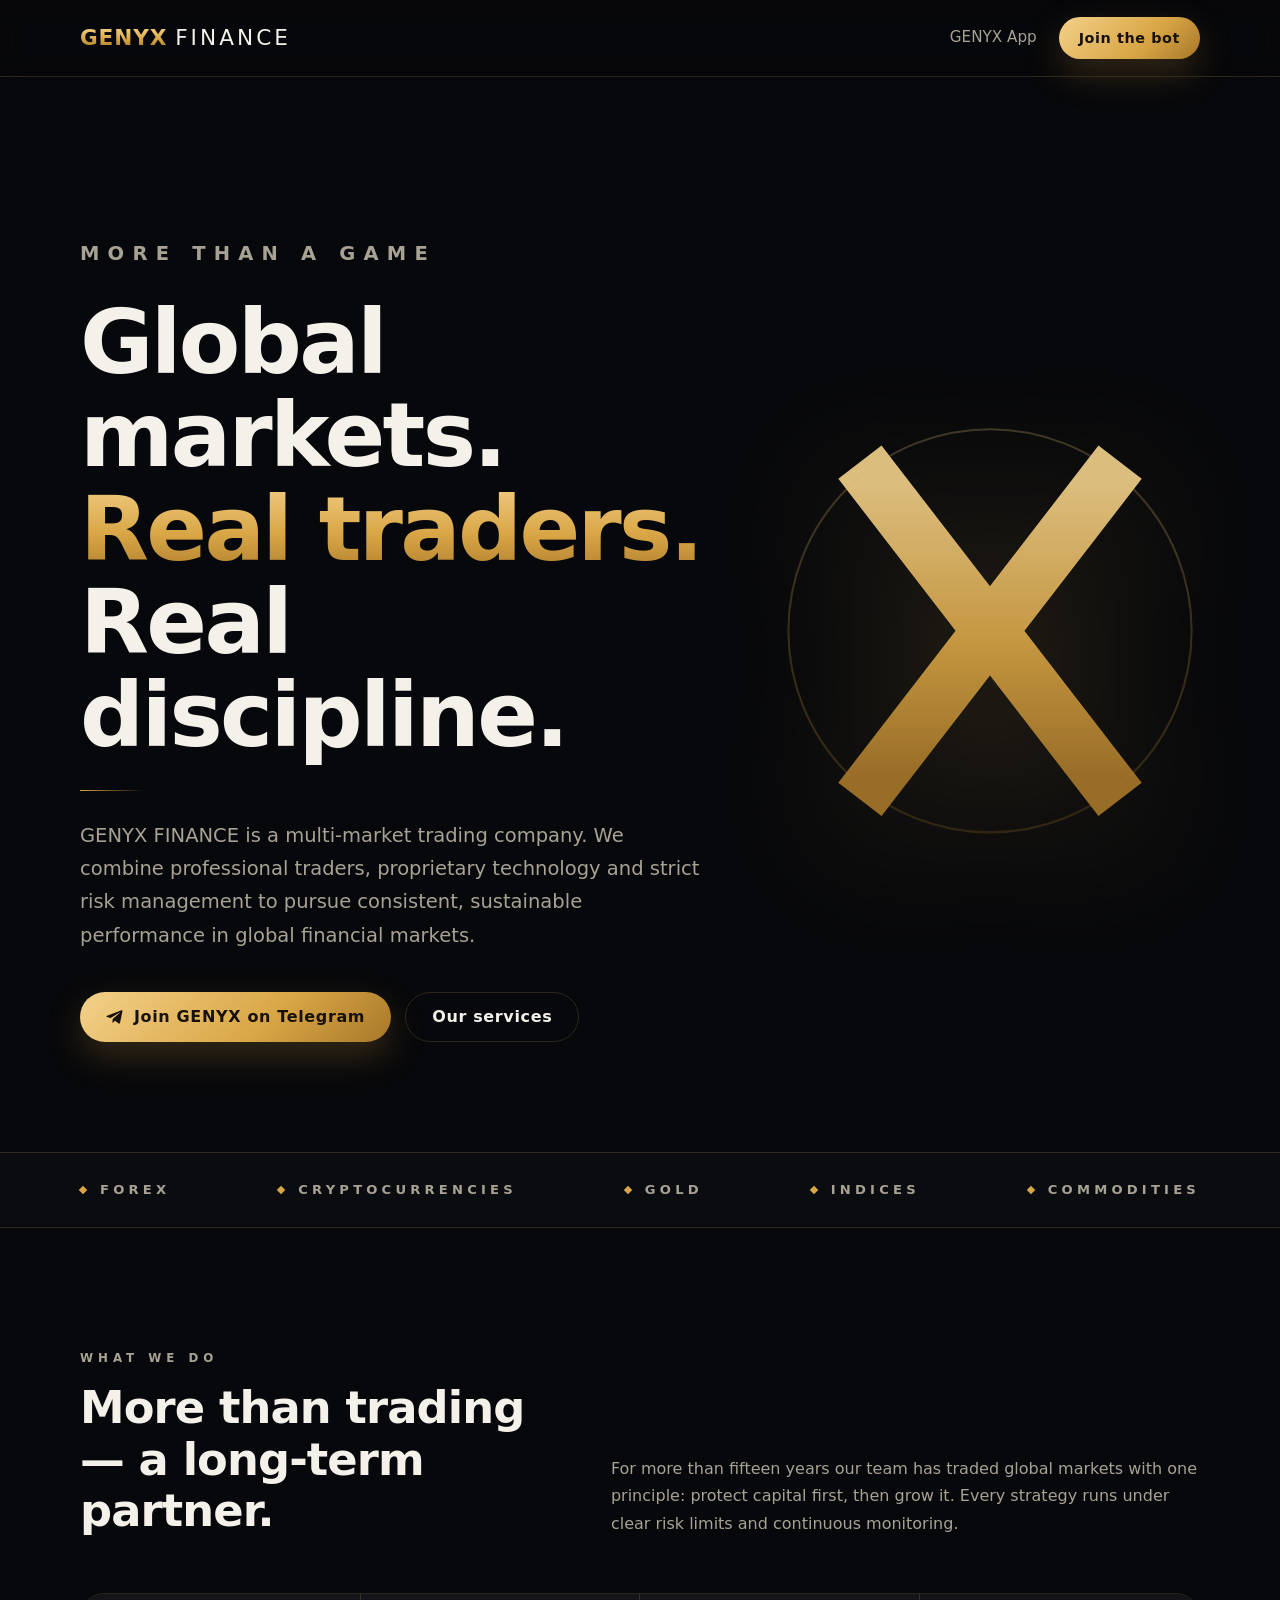
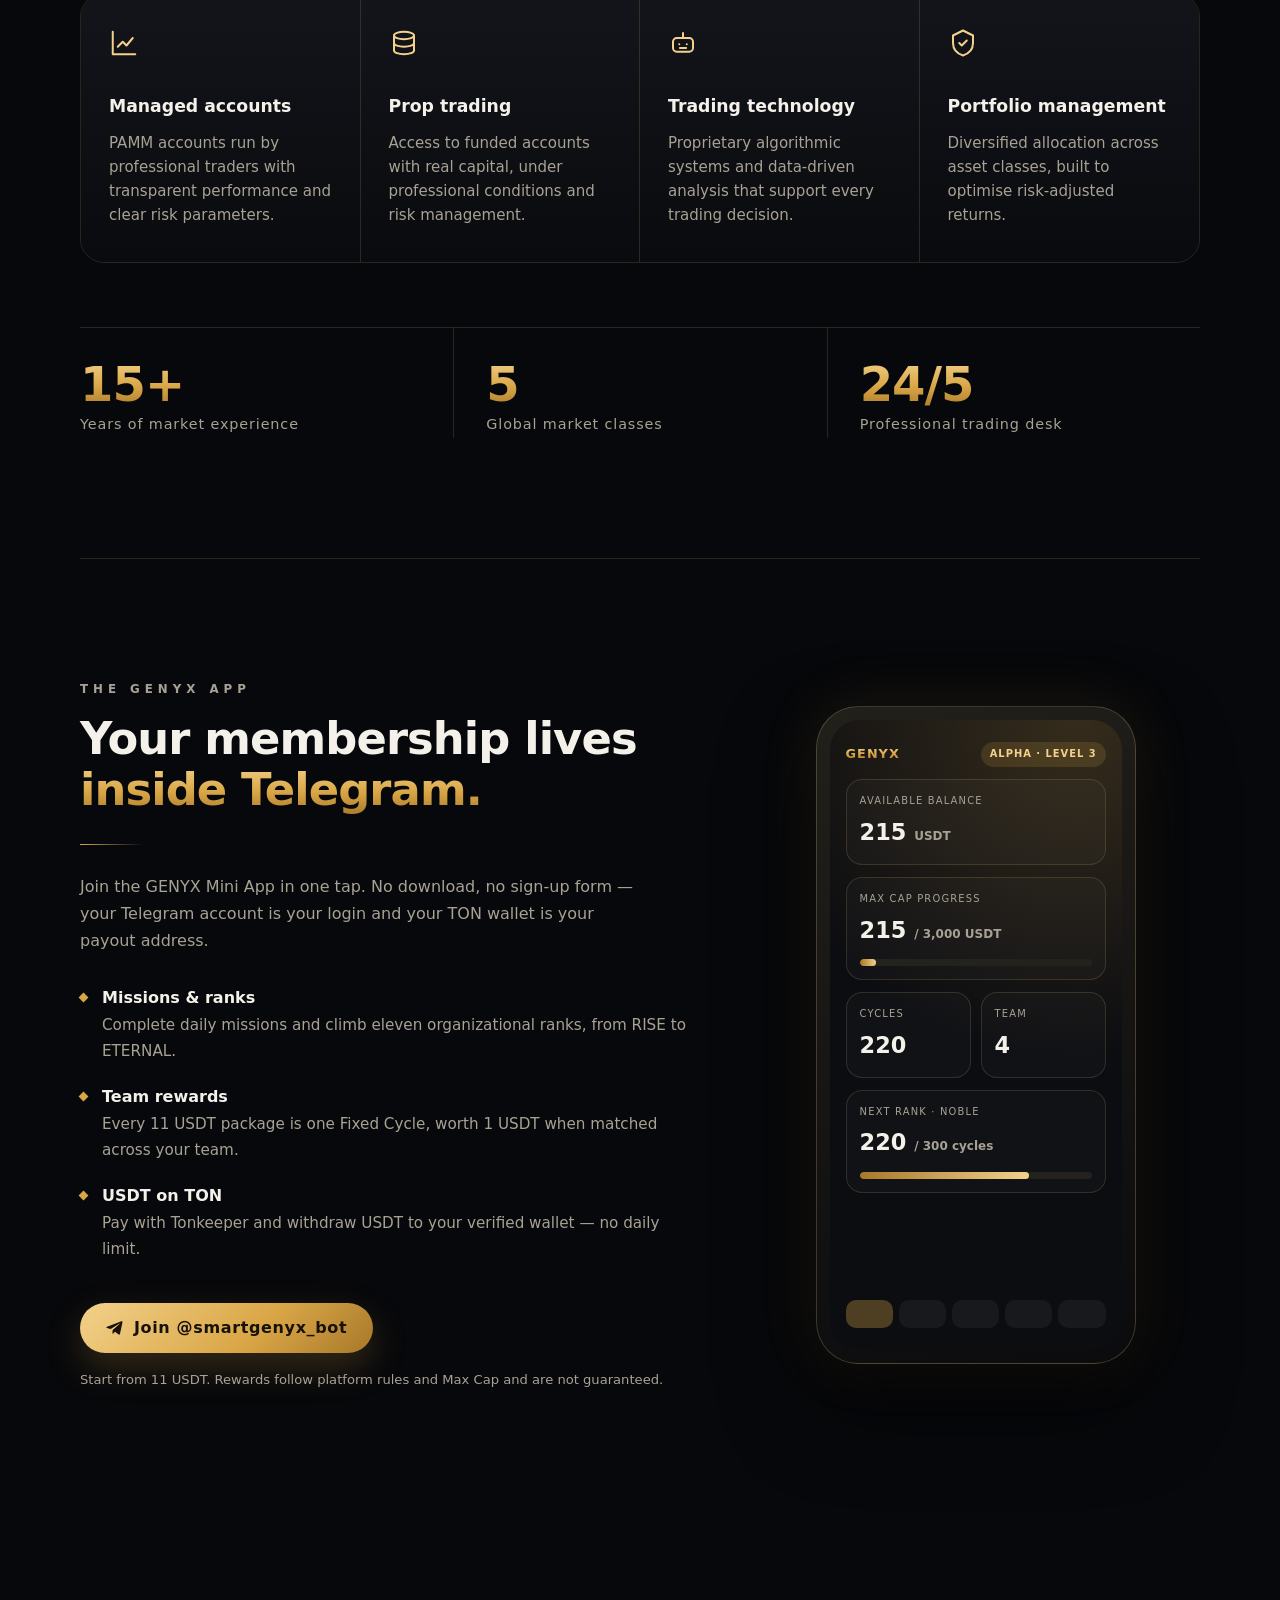
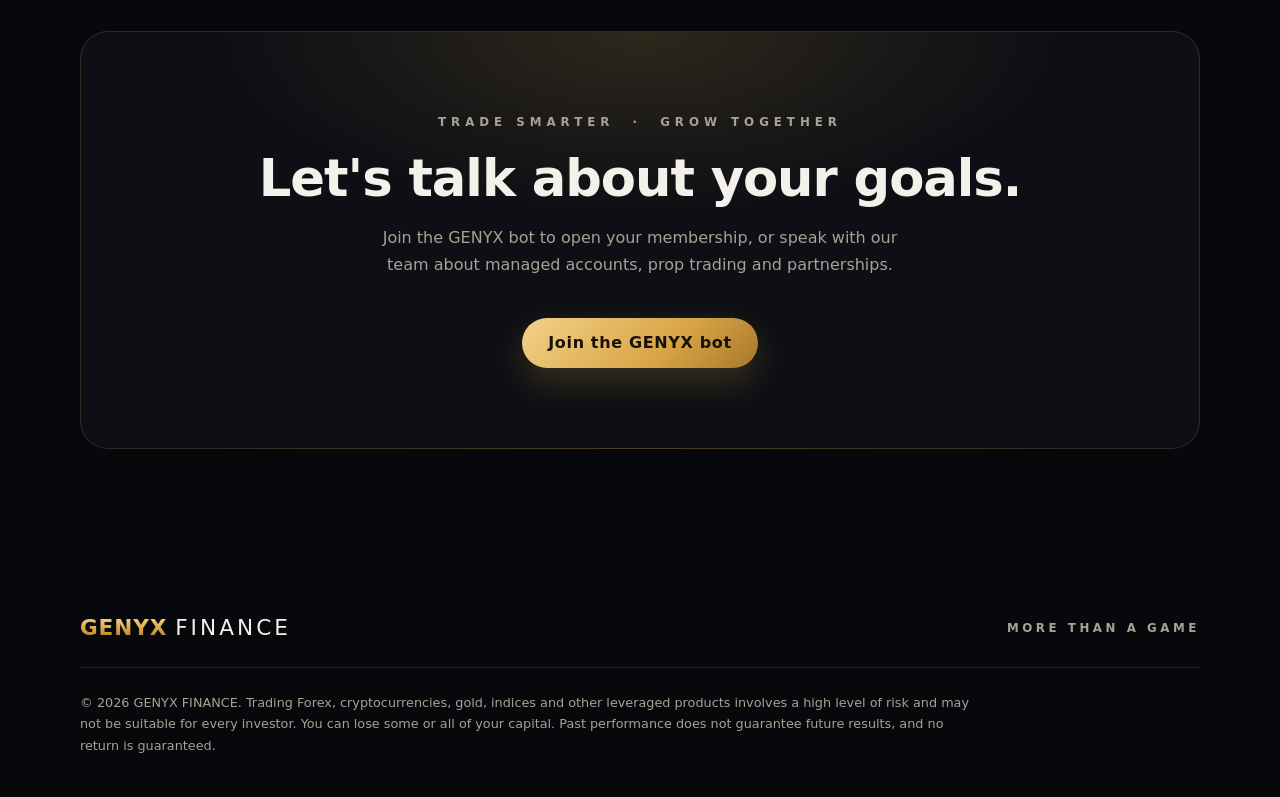
<file: index.html>
<!doctype html>
<html lang="en">
<head>
  <meta charset="utf-8">
  <meta name="viewport" content="width=device-width, initial-scale=1">
  <title>GENYX FINANCE — Multi-Market Trading &amp; the GENYX App on Telegram</title>
  <meta name="description" content="GENYX FINANCE is a multi-market trading company across Forex, crypto, gold, indices and commodities. Join the GENYX Telegram Mini App to grow your team and earn rewards in USDT on TON.">
  <link rel="canonical" href="https://genyxfinance.com/">
  <meta name="robots" content="index, follow, max-image-preview:large">
  <meta name="theme-color" content="#07080b">

  <meta property="og:type" content="website">
  <meta property="og:site_name" content="GENYX FINANCE">
  <meta property="og:title" content="GENYX FINANCE — More than a game">
  <meta property="og:description" content="Professional traders, trading technology and disciplined risk management across global financial markets.">
  <meta property="og:url" content="https://genyxfinance.com/">
  <meta property="og:image" content="https://genyxfinance.com/assets/og-image.png">
  <meta property="og:image:width" content="1200">
  <meta property="og:image:height" content="630">
  <meta property="og:image:alt" content="GENYX FINANCE — More than a game">
  <meta property="og:locale" content="en_US">
  <meta name="twitter:card" content="summary_large_image">
  <meta name="twitter:title" content="GENYX FINANCE — More than a game">
  <meta name="twitter:description" content="Professional traders, trading technology and disciplined risk management across global financial markets.">
  <meta name="twitter:image" content="https://genyxfinance.com/assets/og-image.png">

  <link rel="icon" href="/assets/favicon.svg" type="image/svg+xml">
  <link rel="icon" href="/assets/favicon-32.png" sizes="32x32" type="image/png">
  <link rel="apple-touch-icon" href="/assets/apple-touch-icon.png">
  <link rel="manifest" href="/site.webmanifest">
  <link rel="stylesheet" href="/assets/styles.css">

  <script type="application/ld+json">
  {
    "@context": "https://schema.org",
    "@graph": [
      {
        "@type": ["Organization", "FinancialService"],
        "@id": "https://genyxfinance.com/#organization",
        "name": "GENYX FINANCE",
        "alternateName": "GENYXFINANCE",
        "slogan": "More than a game",
        "url": "https://genyxfinance.com/",
        "logo": "https://genyxfinance.com/assets/icon-512.png",
        "image": "https://genyxfinance.com/assets/og-image.png",
        "description": "Multi-market trading company combining professional traders, trading technology and disciplined risk management across Forex, cryptocurrencies, gold, indices and commodities.",
        "areaServed": "Worldwide",
        "knowsAbout": ["Forex trading", "Cryptocurrency trading", "Gold trading", "Index trading", "Commodities", "PAMM accounts", "Prop trading", "Portfolio management", "Risk management", "Algorithmic trading"],
        "sameAs": ["https://t.me/smartgenyx_bot"],
        "contactPoint": { "@type": "ContactPoint", "contactType": "customer support", "url": "https://t.me/smartgenyx_bot", "availableLanguage": ["English", "Persian"] }
      },
      {
        "@type": "SoftwareApplication",
        "name": "GENYX",
        "applicationCategory": "FinanceApplication",
        "operatingSystem": "Telegram (iOS, Android, Desktop, Web)",
        "url": "https://t.me/smartgenyx_bot",
        "description": "GENYX Telegram Mini App: missions, binary team rewards, organizational ranks and USDT payouts on TON.",
        "offers": { "@type": "Offer", "price": "11", "priceCurrency": "USD" },
        "publisher": { "@id": "https://genyxfinance.com/#organization" }
      },
      {
        "@type": "WebSite",
        "@id": "https://genyxfinance.com/#website",
        "url": "https://genyxfinance.com/",
        "name": "GENYX FINANCE",
        "inLanguage": "en",
        "publisher": { "@id": "https://genyxfinance.com/#organization" }
      }
    ]
  }
  </script>
</head>
<body>
  <header class="site-header">
    <nav class="container nav" aria-label="Main">
      <a class="wordmark" href="/" aria-label="GENYX FINANCE home"><b class="gold">GENYX</b><span>FINANCE</span></a>
      <div class="nav-actions">
        <a class="nav-link" href="#app">GENYX App</a>
        <a class="btn btn-gold" href="https://t.me/smartgenyx_bot" rel="noopener">Join the bot</a>
      </div>
    </nav>
  </header>

  <main>
    <section class="hero container" aria-labelledby="title">
      <svg class="hero-mark" viewBox="0 0 200 200" aria-hidden="true">
        <defs>
          <linearGradient id="mark" x1="0" y1="0" x2="0" y2="1">
            <stop offset="0" stop-color="#f3d18a"/>
            <stop offset="0.55" stop-color="#d9a646"/>
            <stop offset="1" stop-color="#a8782a"/>
          </linearGradient>
        </defs>
        <path d="M46 30 154 170M154 30 46 170" stroke="url(#mark)" stroke-width="26" stroke-linecap="square"/>
        <circle cx="100" cy="100" r="96" fill="none" stroke="url(#mark)" stroke-opacity="0.25"/>
      </svg>
      <p class="kicker">More than a game</p>
      <h1 id="title">Global markets.<br><span class="gold">Real traders.</span> Real discipline.</h1>
      <div class="rule"></div>
      <p>GENYX FINANCE is a multi-market trading company. We combine professional traders, proprietary technology and strict risk management to pursue consistent, sustainable performance in global financial markets.</p>
      <div class="hero-actions">
        <a class="btn btn-gold" href="https://t.me/smartgenyx_bot" rel="noopener">
          <svg viewBox="0 0 24 24" aria-hidden="true"><path fill="currentColor" d="M21.9 4.6 18.7 19.8c-.2 1-.9 1.3-1.8.8l-4.9-3.6-2.4 2.3c-.3.3-.5.5-1 .5l.3-5 9.2-8.3c.4-.4-.1-.6-.6-.2L6.2 13.4l-4.9-1.5c-1-.3-1.1-1 .2-1.6L20.6 3c.9-.3 1.6.2 1.3 1.6Z"/></svg>
          Join GENYX on Telegram
        </a>
        <a class="btn btn-line" href="#services">Our services</a>
      </div>
    </section>

    <section class="markets" aria-label="Markets we trade">
      <ul class="container">
        <li>Forex</li>
        <li>Cryptocurrencies</li>
        <li>Gold</li>
        <li>Indices</li>
        <li>Commodities</li>
      </ul>
    </section>

    <section class="section container" id="services" aria-labelledby="services-title">
      <div class="section-head reveal">
        <div>
          <p class="kicker">What we do</p>
          <h2 id="services-title">More than trading — a long-term partner.</h2>
        </div>
        <p>For more than fifteen years our team has traded global markets with one principle: protect capital first, then grow it. Every strategy runs under clear risk limits and continuous monitoring.</p>
      </div>

      <div class="services reveal">
        <article class="service">
          <svg viewBox="0 0 24 24" fill="none" stroke="currentColor" stroke-width="1.6" stroke-linecap="round" stroke-linejoin="round" aria-hidden="true"><path d="M3 3v18h18"/><path d="M7 15l4-4 3 3 5-6"/></svg>
          <h3>Managed accounts</h3>
          <p>PAMM accounts run by professional traders with transparent performance and clear risk parameters.</p>
        </article>
        <article class="service">
          <svg viewBox="0 0 24 24" fill="none" stroke="currentColor" stroke-width="1.6" stroke-linecap="round" stroke-linejoin="round" aria-hidden="true"><ellipse cx="12" cy="6" rx="8" ry="3"/><path d="M4 6v6c0 1.7 3.6 3 8 3s8-1.3 8-3V6"/><path d="M4 12v6c0 1.7 3.6 3 8 3s8-1.3 8-3v-6"/></svg>
          <h3>Prop trading</h3>
          <p>Access to funded accounts with real capital, under professional conditions and risk management.</p>
        </article>
        <article class="service">
          <svg viewBox="0 0 24 24" fill="none" stroke="currentColor" stroke-width="1.6" stroke-linecap="round" stroke-linejoin="round" aria-hidden="true"><rect x="4" y="8" width="16" height="11" rx="3"/><path d="M12 8V4M9 13h.01M15 13h.01M9.5 16h5"/></svg>
          <h3>Trading technology</h3>
          <p>Proprietary algorithmic systems and data-driven analysis that support every trading decision.</p>
        </article>
        <article class="service">
          <svg viewBox="0 0 24 24" fill="none" stroke="currentColor" stroke-width="1.6" stroke-linecap="round" stroke-linejoin="round" aria-hidden="true"><path d="M12 2l8 4v6c0 5-3.5 8.5-8 10-4.5-1.5-8-5-8-10V6z"/><path d="M9 12l2 2 4-4"/></svg>
          <h3>Portfolio management</h3>
          <p>Diversified allocation across asset classes, built to optimise risk-adjusted returns.</p>
        </article>
      </div>

      <div class="stats reveal">
        <div class="stat"><b class="gold">15+</b><span>Years of market experience</span></div>
        <div class="stat"><b class="gold">5</b><span>Global market classes</span></div>
        <div class="stat"><b class="gold">24/5</b><span>Professional trading desk</span></div>
      </div>
    </section>

    <section class="section container app" id="app" aria-labelledby="app-title">
      <div class="app-grid">
        <div class="reveal">
          <p class="kicker">The GENYX App</p>
          <h2 id="app-title">Your membership lives <span class="gold">inside Telegram.</span></h2>
          <div class="rule"></div>
          <p class="app-lead">Join the GENYX Mini App in one tap. No download, no sign-up form — your Telegram account is your login and your TON wallet is your payout address.</p>
          <ul class="app-points">
            <li><b>Missions &amp; ranks</b><span>Complete daily missions and climb eleven organizational ranks, from RISE to ETERNAL.</span></li>
            <li><b>Team rewards</b><span>Every 11 USDT package is one Fixed Cycle, worth 1 USDT when matched across your team.</span></li>
            <li><b>USDT on TON</b><span>Pay with Tonkeeper and withdraw USDT to your verified wallet — no daily limit.</span></li>
          </ul>
          <div class="hero-actions">
            <a class="btn btn-gold" href="https://t.me/smartgenyx_bot" rel="noopener">
              <svg viewBox="0 0 24 24" aria-hidden="true"><path fill="currentColor" d="M21.9 4.6 18.7 19.8c-.2 1-.9 1.3-1.8.8l-4.9-3.6-2.4 2.3c-.3.3-.5.5-1 .5l.3-5 9.2-8.3c.4-.4-.1-.6-.6-.2L6.2 13.4l-4.9-1.5c-1-.3-1.1-1 .2-1.6L20.6 3c.9-.3 1.6.2 1.3 1.6Z"/></svg>
              Join @smartgenyx_bot
            </a>
          </div>
          <p class="app-note">Start from 11 USDT. Rewards follow platform rules and Max Cap and are not guaranteed.</p>
        </div>
        <div class="phone reveal" role="img" aria-label="Preview of the GENYX Mini App dashboard">
          <div class="phone-screen" aria-hidden="true">
            <div class="phone-top"><span><b class="gold">GENYX</b></span><span class="phone-badge">ALPHA · LEVEL 3</span></div>
            <div class="phone-card"><small>Available balance</small><b>215 <em>USDT</em></b></div>
            <div class="phone-card"><small>Max Cap progress</small><b>215 <em>/ 3,000 USDT</em></b><div class="bar"><i class="fill-7"></i></div></div>
            <div class="phone-row">
              <div class="phone-card"><small>Cycles</small><b>220</b></div>
              <div class="phone-card"><small>Team</small><b>4</b></div>
            </div>
            <div class="phone-card"><small>Next rank · NOBLE</small><b>220 <em>/ 300 cycles</em></b><div class="bar"><i class="fill-73"></i></div></div>
            <div class="phone-nav"><span></span><span></span><span></span><span></span><span></span></div>
          </div>
        </div>
      </div>
    </section>

    <section class="section container" aria-labelledby="contact-title">
      <div class="contact reveal">
        <p class="kicker">Trade smarter &nbsp;·&nbsp; Grow together</p>
        <h2 id="contact-title">Let's talk about your goals.</h2>
        <p>Join the GENYX bot to open your membership, or speak with our team about managed accounts, prop trading and partnerships.</p>
        <div class="hero-actions">
          <a class="btn btn-gold" href="https://t.me/smartgenyx_bot" rel="noopener">Join the GENYX bot</a>
        </div>
      </div>
    </section>
  </main>

  <footer class="site-footer">
    <div class="container">
      <div class="footer-row">
        <a class="wordmark" href="/" aria-label="GENYX FINANCE home"><b class="gold">GENYX</b><span>FINANCE</span></a>
        <span class="kicker">More than a game</span>
      </div>
      <p class="disclaimer">© <span data-year>2026</span> GENYX FINANCE. Trading Forex, cryptocurrencies, gold, indices and other leveraged products involves a high level of risk and may not be suitable for every investor. You can lose some or all of your capital. Past performance does not guarantee future results, and no return is guaranteed.</p>
    </div>
  </footer>

  <script src="/assets/main.js" defer></script>
</body>
</html>
</file>
<file: assets/styles.css>
:root {
  --bg: #07080b;
  --bg-2: #0d0f14;
  --line: rgba(231, 194, 120, 0.16);
  --text: #f4f1ea;
  --muted: #a8a294;
  --gold: #d9a646;
  --gold-2: #f3d18a;
  --gold-3: #a8782a;
  --max: 1120px;
  --font: "Inter", "Segoe UI", system-ui, -apple-system, Roboto, "Helvetica Neue", Arial, sans-serif;
  color-scheme: dark;
}

*, *::before, *::after { box-sizing: border-box; }
html { scroll-behavior: smooth; -webkit-text-size-adjust: 100%; }
body {
  margin: 0;
  min-height: 100vh;
  background:
    radial-gradient(1200px 600px at 85% -10%, rgba(217, 166, 70, 0.14), transparent 60%),
    radial-gradient(900px 500px at -10% 110%, rgba(217, 166, 70, 0.08), transparent 60%),
    var(--bg);
  color: var(--text);
  font: 16px/1.7 var(--font);
  -webkit-font-smoothing: antialiased;
  overflow-x: hidden;
}
a { color: inherit; text-decoration: none; }
h1, h2, h3, p { margin: 0; }
:focus-visible { outline: 2px solid var(--gold-2); outline-offset: 4px; border-radius: 6px; }

.container { width: min(var(--max), 100% - 40px); margin-inline: auto; }
.gold { background: linear-gradient(180deg, var(--gold-2), var(--gold) 55%, var(--gold-3)); -webkit-background-clip: text; background-clip: text; color: transparent; }
.kicker { font-size: 0.74rem; font-weight: 600; letter-spacing: 0.42em; text-transform: uppercase; color: var(--muted); }
.rule { width: 64px; height: 1px; background: linear-gradient(90deg, var(--gold), transparent); margin: 28px 0; }

.site-header { position: sticky; top: 0; z-index: 10; backdrop-filter: blur(12px); background: rgba(7, 8, 11, 0.72); border-bottom: 1px solid var(--line); }
.nav { height: 76px; display: flex; align-items: center; justify-content: space-between; gap: 16px; }
.wordmark { display: flex; align-items: baseline; gap: 8px; font-size: 1.35rem; line-height: 1; letter-spacing: 0.04em; }
.wordmark b { font-weight: 900; }
.wordmark span { font-weight: 300; letter-spacing: 0.14em; color: var(--text); }
.btn { display: inline-flex; align-items: center; justify-content: center; gap: 10px; min-height: 50px; padding: 0 26px; border-radius: 999px; font-weight: 600; letter-spacing: 0.04em; transition: transform 0.25s ease, box-shadow 0.25s ease, border-color 0.25s ease; }
.btn:hover { transform: translateY(-2px); }
.btn svg { width: 18px; height: 18px; }
.btn-gold { background: linear-gradient(135deg, var(--gold-2), var(--gold) 60%, var(--gold-3)); color: #17110a; box-shadow: 0 14px 36px rgba(217, 166, 70, 0.22); }
.btn-gold:hover { box-shadow: 0 18px 44px rgba(217, 166, 70, 0.32); }
.btn-line { border: 1px solid var(--line); color: var(--text); }
.btn-line:hover { border-color: var(--gold); }
.nav .btn { min-height: 42px; padding: 0 20px; font-size: 0.9rem; }

.hero { padding: clamp(80px, 13vw, 160px) 0 clamp(64px, 9vw, 110px); }
.hero h1 { font-size: clamp(2.6rem, 7.4vw, 5.6rem); font-weight: 800; line-height: 1.04; letter-spacing: -0.03em; margin-top: 26px; max-width: 900px; }
.hero p { font-size: clamp(1.05rem, 2vw, 1.22rem); color: var(--muted); max-width: 620px; }
.hero-actions { display: flex; flex-wrap: wrap; gap: 14px; margin-top: 40px; }

.markets { border-block: 1px solid var(--line); background: rgba(13, 15, 20, 0.6); }
.markets ul { list-style: none; margin: 0; padding: 26px 0; display: flex; flex-wrap: wrap; justify-content: space-between; gap: 18px 32px; }
.markets li { font-size: 0.82rem; font-weight: 600; letter-spacing: 0.32em; text-transform: uppercase; color: var(--muted); display: flex; align-items: center; gap: 14px; }
.markets li::before { content: ""; width: 6px; height: 6px; transform: rotate(45deg); background: var(--gold); }

.section { padding: clamp(72px, 10vw, 120px) 0; }
.section-head { display: grid; grid-template-columns: 1fr 1.2fr; gap: 40px; align-items: end; margin-bottom: 56px; }
.section-head h2 { font-size: clamp(1.9rem, 4vw, 2.8rem); font-weight: 700; letter-spacing: -0.02em; line-height: 1.15; margin-top: 14px; }
.section-head p { color: var(--muted); }

.services { display: grid; grid-template-columns: repeat(4, 1fr); border: 1px solid var(--line); border-radius: 24px; overflow: hidden; }
.service { padding: 34px 28px; background: linear-gradient(180deg, rgba(20, 22, 28, 0.9), rgba(10, 11, 15, 0.9)); border-right: 1px solid var(--line); transition: background 0.3s ease; }
.service:last-child { border-right: 0; }
.service:hover { background: linear-gradient(180deg, rgba(36, 30, 18, 0.9), rgba(12, 12, 15, 0.9)); }
.service svg { width: 30px; height: 30px; color: var(--gold-2); margin-bottom: 26px; }
.service h3 { font-size: 1.08rem; font-weight: 600; margin-bottom: 10px; }
.service p { color: var(--muted); font-size: 0.94rem; line-height: 1.6; }

.stats { display: grid; grid-template-columns: repeat(3, 1fr); gap: 0; margin-top: 64px; border-top: 1px solid var(--line); }
.stat { padding: 30px 0 0; }
.stat + .stat { padding-left: 32px; border-left: 1px solid var(--line); }
.stat b { display: block; font-size: clamp(2rem, 4.5vw, 3rem); font-weight: 800; letter-spacing: -0.02em; line-height: 1.1; }
.stat span { color: var(--muted); font-size: 0.9rem; letter-spacing: 0.06em; }

.contact { position: relative; border: 1px solid var(--line); border-radius: 28px; padding: clamp(40px, 7vw, 80px); text-align: center; overflow: hidden; background: radial-gradient(600px 260px at 50% 0, rgba(217, 166, 70, 0.16), transparent 70%), var(--bg-2); }
.contact h2 { font-size: clamp(2rem, 5vw, 3.2rem); font-weight: 800; letter-spacing: -0.02em; line-height: 1.12; margin: 18px 0 16px; }
.contact p { color: var(--muted); max-width: 540px; margin-inline: auto; }
.contact .hero-actions { justify-content: center; }

.site-footer { padding: 48px 0 40px; color: var(--muted); font-size: 0.86rem; }
.footer-row { display: flex; flex-wrap: wrap; justify-content: space-between; align-items: center; gap: 18px; padding-bottom: 28px; border-bottom: 1px solid var(--line); }
.footer-row .kicker { letter-spacing: 0.3em; }
.disclaimer { margin-top: 24px; font-size: 0.8rem; line-height: 1.7; max-width: 900px; }

.js .reveal { opacity: 0; transform: translateY(16px); transition: opacity 0.8s ease, transform 0.8s ease; }
.js .reveal.is-visible { opacity: 1; transform: none; }

@media (max-width: 960px) {
  .services { grid-template-columns: repeat(2, 1fr); }
  .service:nth-child(2) { border-right: 0; }
  .service:nth-child(-n + 2) { border-bottom: 1px solid var(--line); }
  .section-head { grid-template-columns: 1fr; gap: 16px; }
}
@media (max-width: 600px) {
  .nav .btn { display: none; }
  .services { grid-template-columns: 1fr; }
  .service { border-right: 0; border-bottom: 1px solid var(--line); }
  .service:last-child { border-bottom: 0; }
  .stats { grid-template-columns: 1fr; }
  .stat + .stat { padding-left: 0; border-left: 0; border-top: 1px solid var(--line); margin-top: 26px; }
  .hero-actions .btn { width: 100%; }
  .markets ul { justify-content: flex-start; }
}
@media (prefers-reduced-motion: reduce) {
  html { scroll-behavior: auto; }
  *, *::before, *::after { transition: none !important; animation: none !important; }
  .js .reveal { opacity: 1; transform: none; }
}
.markets ul { margin-inline: auto; }
.hero { position: relative; }
.hero-mark { position: absolute; right: 0; top: 50%; width: min(36vw, 420px); transform: translateY(-46%); opacity: 0.9; filter: drop-shadow(0 30px 80px rgba(217, 166, 70, 0.25)); pointer-events: none; }
.hero > :not(.hero-mark) { position: relative; }
@media (max-width: 960px) { .hero-mark { display: none; } }
@media (min-width: 961px) { .hero h1 { max-width: 62%; } }
.nav-actions { display: flex; align-items: center; gap: 22px; }
.nav-link { color: var(--muted); font-weight: 500; font-size: 0.95rem; }
.nav-link:hover { color: var(--text); }

.app { border-top: 1px solid var(--line); }
.app-grid { display: grid; grid-template-columns: 1.15fr 0.85fr; gap: 64px; align-items: center; }
.app h2 { font-size: clamp(1.9rem, 4vw, 2.8rem); font-weight: 700; letter-spacing: -0.02em; line-height: 1.15; margin-top: 14px; }
.app-lead { color: var(--muted); max-width: 560px; }
.app-points { list-style: none; padding: 0; margin: 30px 0 0; display: grid; gap: 18px; }
.app-points li { display: grid; gap: 2px; padding-left: 22px; position: relative; }
.app-points li::before { content: ""; position: absolute; left: 0; top: 10px; width: 7px; height: 7px; transform: rotate(45deg); background: var(--gold); }
.app-points b { font-weight: 600; }
.app-points span { color: var(--muted); font-size: 0.95rem; }
.app-note { margin-top: 16px; font-size: 0.82rem; color: var(--muted); }

.phone { width: min(320px, 100%); margin-inline: auto; aspect-ratio: 9 / 18.5; border-radius: 42px; padding: 13px; background: linear-gradient(160deg, #22201a, #0b0b0e); border: 1px solid rgba(243, 209, 138, 0.22); box-shadow: 0 40px 90px rgba(0, 0, 0, 0.55), 0 0 60px rgba(217, 166, 70, 0.12); }
.phone-screen { height: 100%; border-radius: 30px; padding: 22px 16px; display: flex; flex-direction: column; gap: 12px; overflow: hidden; background: radial-gradient(circle at 85% 0, rgba(217, 166, 70, 0.2), transparent 50%), #0c0d11; }
.phone-top { display: flex; justify-content: space-between; align-items: center; font-size: 0.8rem; letter-spacing: 0.08em; }
.phone-badge { font-size: 0.62rem; font-weight: 700; letter-spacing: 0.1em; padding: 4px 9px; border-radius: 99px; background: rgba(217, 166, 70, 0.16); color: var(--gold-2); }
.phone-card { border: 1px solid var(--line); border-radius: 16px; padding: 13px; background: rgba(255, 255, 255, 0.025); }
.phone-card small { display: block; font-size: 0.62rem; letter-spacing: 0.12em; color: var(--muted); text-transform: uppercase; }
.phone-card b { display: block; font-size: 1.4rem; margin-top: 3px; }
.phone-card em { font-style: normal; font-size: 0.75rem; color: var(--muted); }
.phone-row { display: grid; grid-template-columns: 1fr 1fr; gap: 10px; }
.bar { height: 7px; border-radius: 99px; background: #23221d; overflow: hidden; margin-top: 10px; }
.bar i { display: block; height: 100%; border-radius: inherit; background: linear-gradient(90deg, var(--gold-3), var(--gold-2)); animation: grow 2.2s ease-out both; }
.bar .fill-7 { width: 7%; }
.bar .fill-73 { width: 73%; }
.phone-nav { margin-top: auto; display: grid; grid-template-columns: repeat(5, 1fr); gap: 6px; }
.phone-nav span { height: 28px; border-radius: 10px; background: rgba(255, 255, 255, 0.05); }
.phone-nav span:first-child { background: rgba(217, 166, 70, 0.32); }
@keyframes grow { from { width: 0; } }

@media (max-width: 960px) {
  .app-grid { grid-template-columns: 1fr; gap: 48px; }
  .phone { width: min(280px, 80%); }
}
@media (max-width: 600px) {
  .nav-link { display: none; }
  .nav .btn { display: inline-flex; min-height: 38px; padding: 0 16px; font-size: 0.85rem; }
}
</file>
